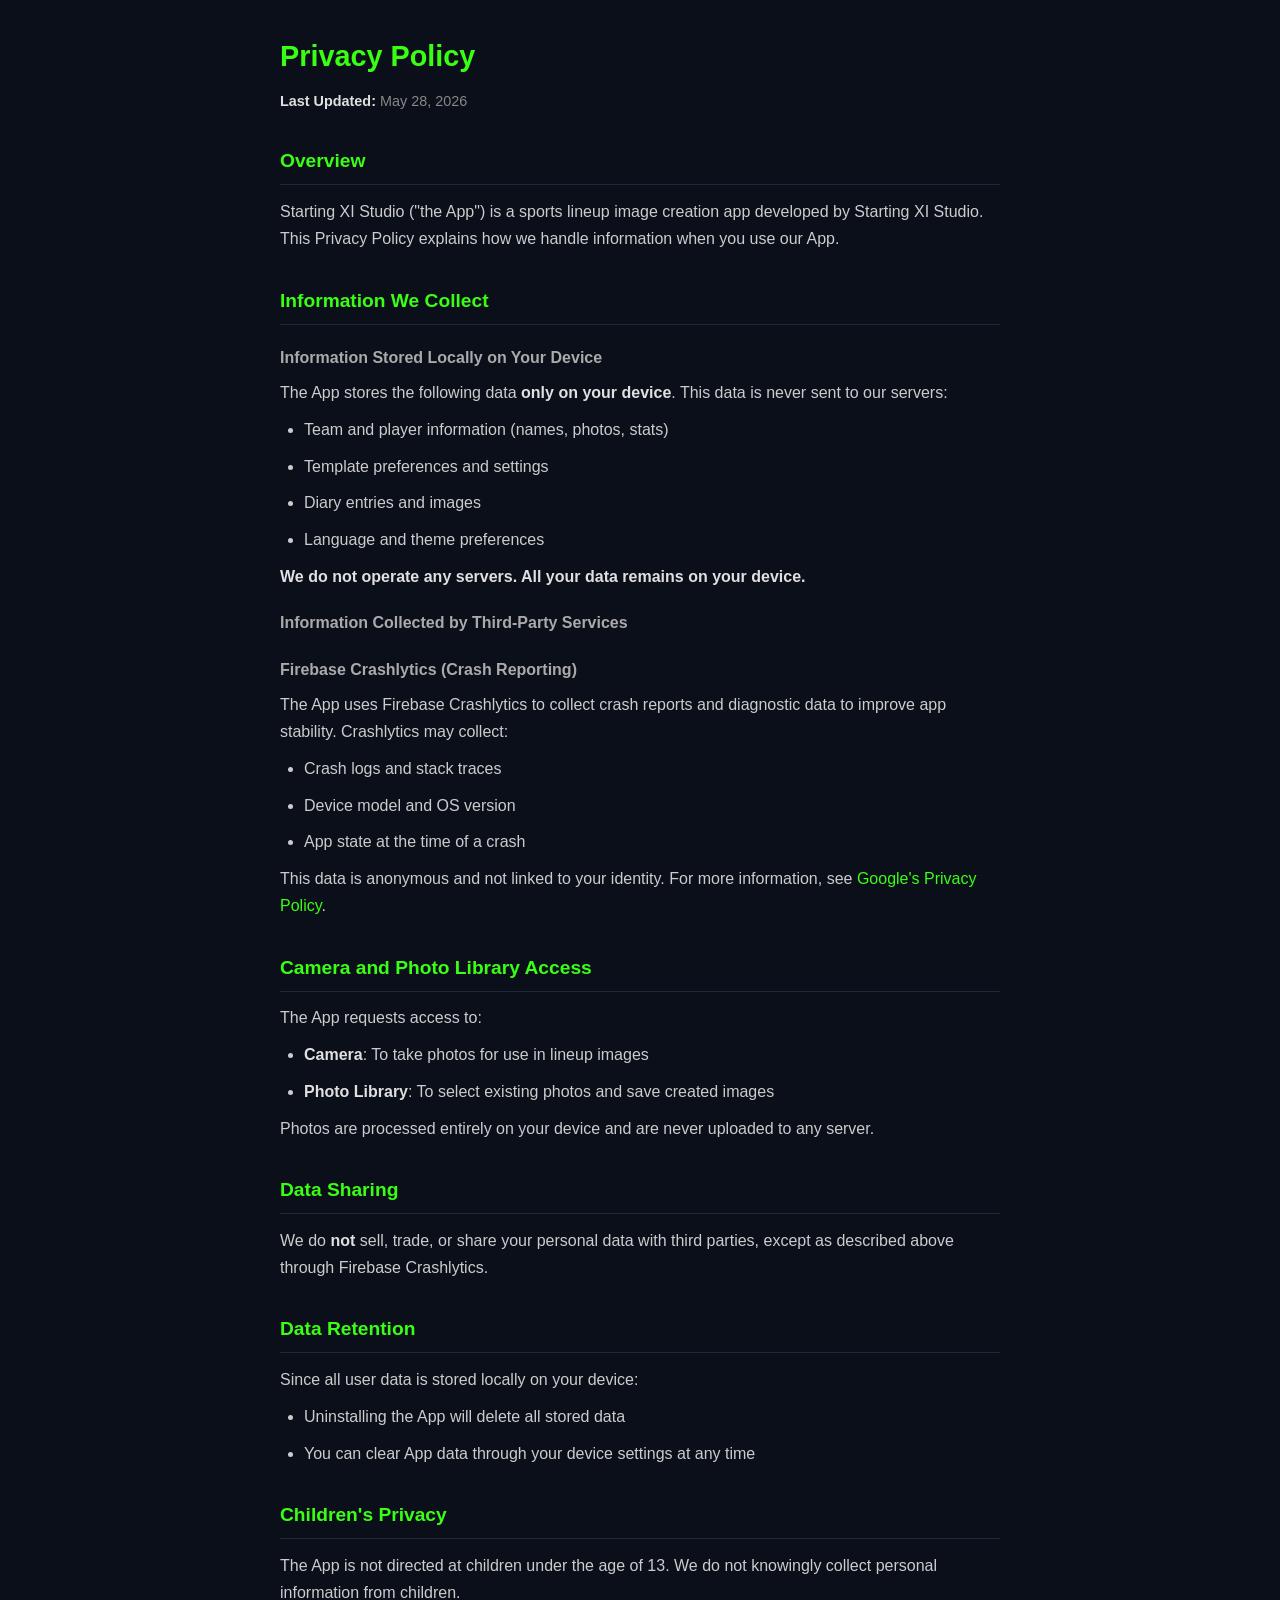
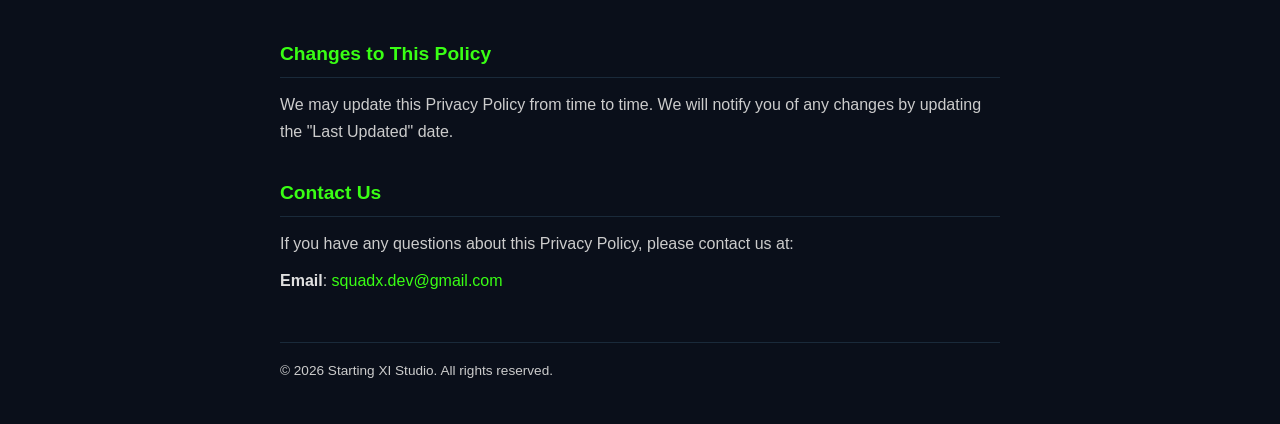
<file: privacy-policy/index.html>
<!DOCTYPE html>
<html lang="en">
<head>
  <meta charset="UTF-8">
  <meta name="viewport" content="width=device-width, initial-scale=1.0">
  <title>Privacy Policy - Starting XI Studio</title>
  <style>
    * { margin: 0; padding: 0; box-sizing: border-box; }
    body { font-family: -apple-system, BlinkMacSystemFont, 'Segoe UI', Roboto, sans-serif; background: #0a0f1a; color: #e0e0e0; line-height: 1.7; padding: 2rem 1rem; }
    .container { max-width: 720px; margin: 0 auto; }
    h1 { color: #39ff14; font-size: 1.8rem; margin-bottom: 0.5rem; }
    h2 { color: #39ff14; font-size: 1.2rem; margin: 2rem 0 0.8rem; border-bottom: 1px solid #1a2a3a; padding-bottom: 0.4rem; }
    h3 { color: #aaa; font-size: 1rem; margin: 1.2rem 0 0.5rem; }
    p, li { color: #ccc; margin-bottom: 0.6rem; }
    ul { padding-left: 1.5rem; }
    a { color: #39ff14; text-decoration: none; }
    a:hover { text-decoration: underline; }
    .updated { color: #888; font-size: 0.9rem; margin-bottom: 2rem; }
    .footer { margin-top: 3rem; padding-top: 1rem; border-top: 1px solid #1a2a3a; color: #666; font-size: 0.85rem; }
    strong { color: #e0e0e0; }
  </style>
</head>
<body>
  <div class="container">
    <h1>Privacy Policy</h1>
    <p class="updated"><strong>Last Updated:</strong> May 28, 2026</p>

    <h2>Overview</h2>
    <p>Starting XI Studio ("the App") is a sports lineup image creation app developed by Starting XI Studio. This Privacy Policy explains how we handle information when you use our App.</p>

    <h2>Information We Collect</h2>

    <h3>Information Stored Locally on Your Device</h3>
    <p>The App stores the following data <strong>only on your device</strong>. This data is never sent to our servers:</p>
    <ul>
      <li>Team and player information (names, photos, stats)</li>
      <li>Template preferences and settings</li>
      <li>Diary entries and images</li>
      <li>Language and theme preferences</li>
    </ul>
    <p><strong>We do not operate any servers. All your data remains on your device.</strong></p>

    <h3>Information Collected by Third-Party Services</h3>

    <h3>Firebase Crashlytics (Crash Reporting)</h3>
    <p>The App uses Firebase Crashlytics to collect crash reports and diagnostic data to improve app stability. Crashlytics may collect:</p>
    <ul>
      <li>Crash logs and stack traces</li>
      <li>Device model and OS version</li>
      <li>App state at the time of a crash</li>
    </ul>
    <p>This data is anonymous and not linked to your identity. For more information, see <a href="https://policies.google.com/privacy">Google's Privacy Policy</a>.</p>

    <h2>Camera and Photo Library Access</h2>
    <p>The App requests access to:</p>
    <ul>
      <li><strong>Camera</strong>: To take photos for use in lineup images</li>
      <li><strong>Photo Library</strong>: To select existing photos and save created images</li>
    </ul>
    <p>Photos are processed entirely on your device and are never uploaded to any server.</p>

    <h2>Data Sharing</h2>
    <p>We do <strong>not</strong> sell, trade, or share your personal data with third parties, except as described above through Firebase Crashlytics.</p>

    <h2>Data Retention</h2>
    <p>Since all user data is stored locally on your device:</p>
    <ul>
      <li>Uninstalling the App will delete all stored data</li>
      <li>You can clear App data through your device settings at any time</li>
    </ul>

    <h2>Children's Privacy</h2>
    <p>The App is not directed at children under the age of 13. We do not knowingly collect personal information from children.</p>

    <h2>Changes to This Policy</h2>
    <p>We may update this Privacy Policy from time to time. We will notify you of any changes by updating the "Last Updated" date.</p>

    <h2>Contact Us</h2>
    <p>If you have any questions about this Privacy Policy, please contact us at:</p>
    <p><strong>Email</strong>: <a href="mailto:squadx.dev@gmail.com">squadx.dev@gmail.com</a></p>

    <div class="footer">
      <p>&copy; 2026 Starting XI Studio. All rights reserved.</p>
    </div>
  </div>
</body>
</html>
</file>
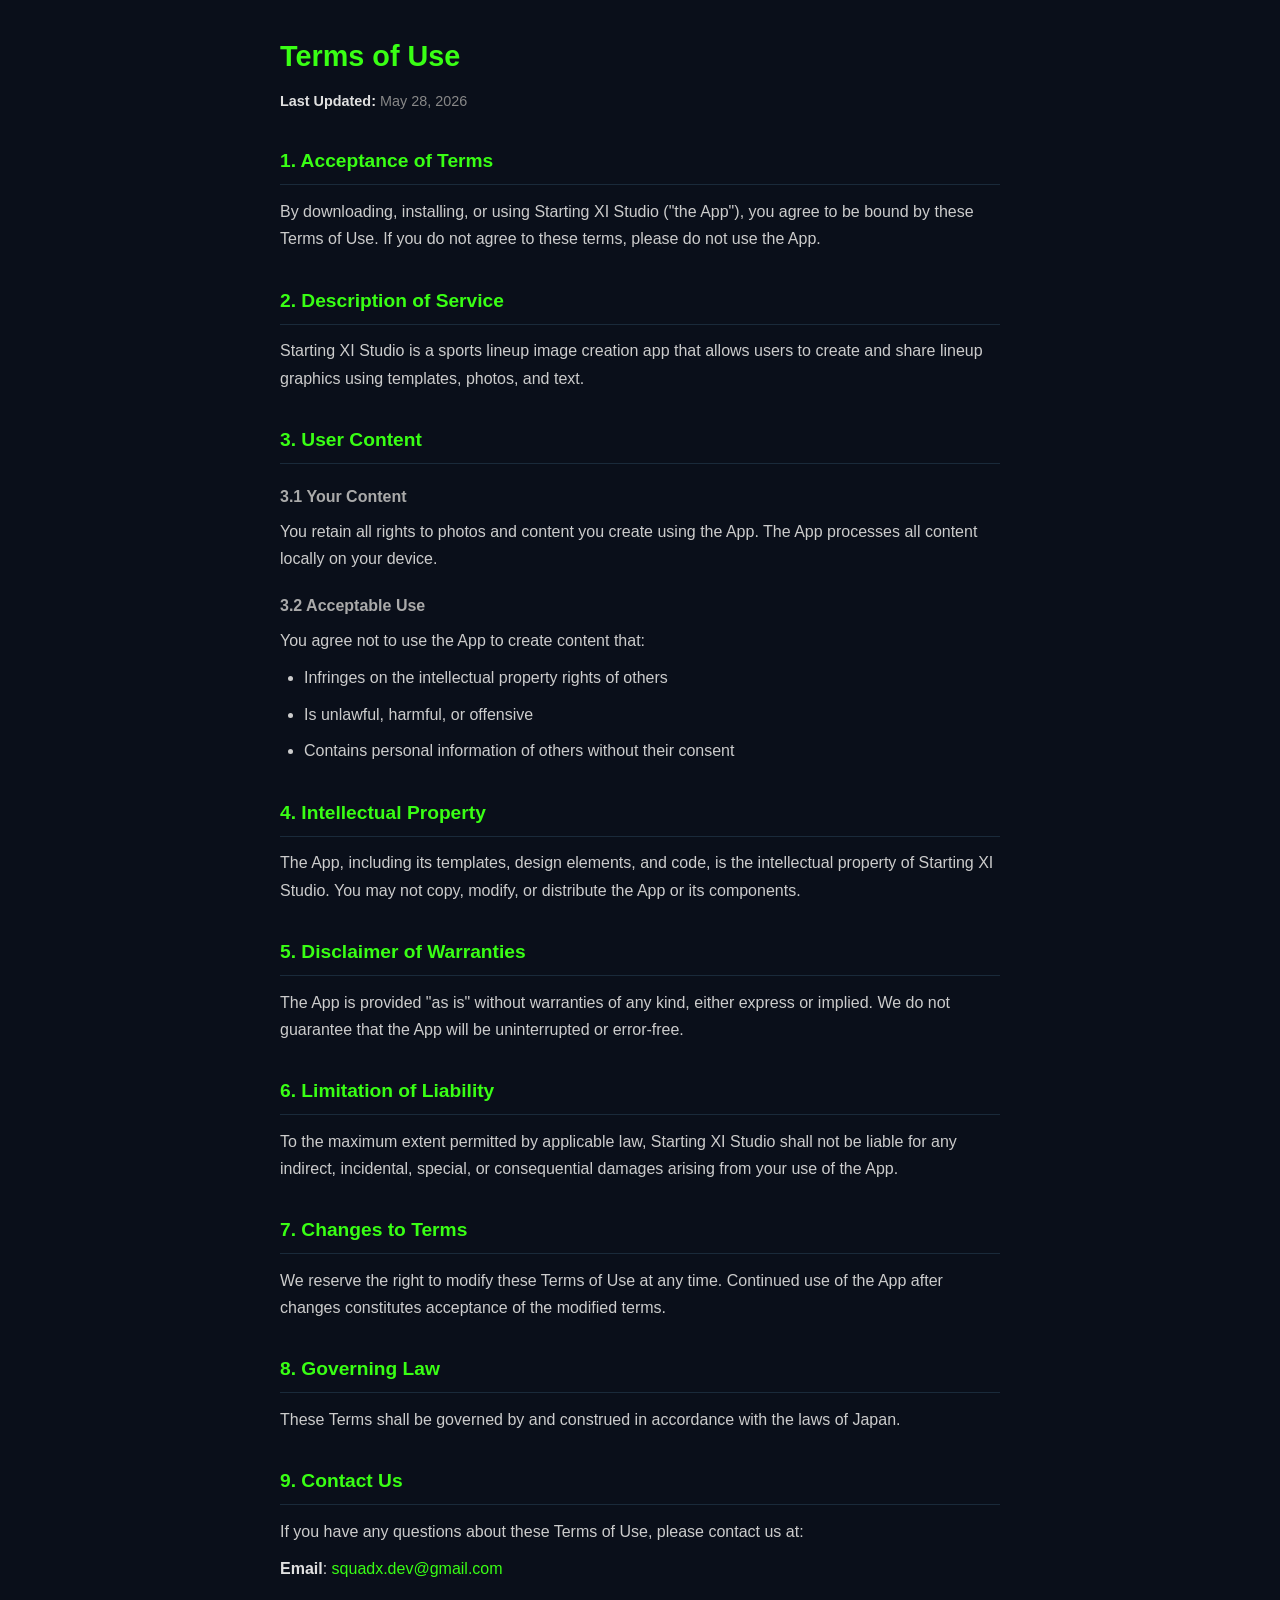
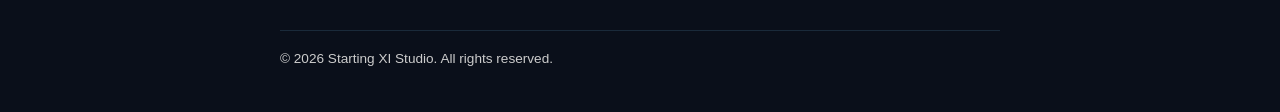
<file: terms-of-use/index.html>
<!DOCTYPE html>
<html lang="en">
<head>
  <meta charset="UTF-8">
  <meta name="viewport" content="width=device-width, initial-scale=1.0">
  <title>Terms of Use - Starting XI Studio</title>
  <style>
    * { margin: 0; padding: 0; box-sizing: border-box; }
    body { font-family: -apple-system, BlinkMacSystemFont, 'Segoe UI', Roboto, sans-serif; background: #0a0f1a; color: #e0e0e0; line-height: 1.7; padding: 2rem 1rem; }
    .container { max-width: 720px; margin: 0 auto; }
    h1 { color: #39ff14; font-size: 1.8rem; margin-bottom: 0.5rem; }
    h2 { color: #39ff14; font-size: 1.2rem; margin: 2rem 0 0.8rem; border-bottom: 1px solid #1a2a3a; padding-bottom: 0.4rem; }
    h3 { color: #aaa; font-size: 1rem; margin: 1.2rem 0 0.5rem; }
    p, li { color: #ccc; margin-bottom: 0.6rem; }
    ul { padding-left: 1.5rem; }
    a { color: #39ff14; text-decoration: none; }
    a:hover { text-decoration: underline; }
    .updated { color: #888; font-size: 0.9rem; margin-bottom: 2rem; }
    .footer { margin-top: 3rem; padding-top: 1rem; border-top: 1px solid #1a2a3a; color: #666; font-size: 0.85rem; }
    strong { color: #e0e0e0; }
  </style>
</head>
<body>
  <div class="container">
    <h1>Terms of Use</h1>
    <p class="updated"><strong>Last Updated:</strong> May 28, 2026</p>

    <h2>1. Acceptance of Terms</h2>
    <p>By downloading, installing, or using Starting XI Studio ("the App"), you agree to be bound by these Terms of Use. If you do not agree to these terms, please do not use the App.</p>

    <h2>2. Description of Service</h2>
    <p>Starting XI Studio is a sports lineup image creation app that allows users to create and share lineup graphics using templates, photos, and text.</p>

    <h2>3. User Content</h2>
    <h3>3.1 Your Content</h3>
    <p>You retain all rights to photos and content you create using the App. The App processes all content locally on your device.</p>

    <h3>3.2 Acceptable Use</h3>
    <p>You agree not to use the App to create content that:</p>
    <ul>
      <li>Infringes on the intellectual property rights of others</li>
      <li>Is unlawful, harmful, or offensive</li>
      <li>Contains personal information of others without their consent</li>
    </ul>

    <h2>4. Intellectual Property</h2>
    <p>The App, including its templates, design elements, and code, is the intellectual property of Starting XI Studio. You may not copy, modify, or distribute the App or its components.</p>

    <h2>5. Disclaimer of Warranties</h2>
    <p>The App is provided "as is" without warranties of any kind, either express or implied. We do not guarantee that the App will be uninterrupted or error-free.</p>

    <h2>6. Limitation of Liability</h2>
    <p>To the maximum extent permitted by applicable law, Starting XI Studio shall not be liable for any indirect, incidental, special, or consequential damages arising from your use of the App.</p>

    <h2>7. Changes to Terms</h2>
    <p>We reserve the right to modify these Terms of Use at any time. Continued use of the App after changes constitutes acceptance of the modified terms.</p>

    <h2>8. Governing Law</h2>
    <p>These Terms shall be governed by and construed in accordance with the laws of Japan.</p>

    <h2>9. Contact Us</h2>
    <p>If you have any questions about these Terms of Use, please contact us at:</p>
    <p><strong>Email</strong>: <a href="mailto:squadx.dev@gmail.com">squadx.dev@gmail.com</a></p>

    <div class="footer">
      <p>&copy; 2026 Starting XI Studio. All rights reserved.</p>
    </div>
  </div>
</body>
</html>
</file>
